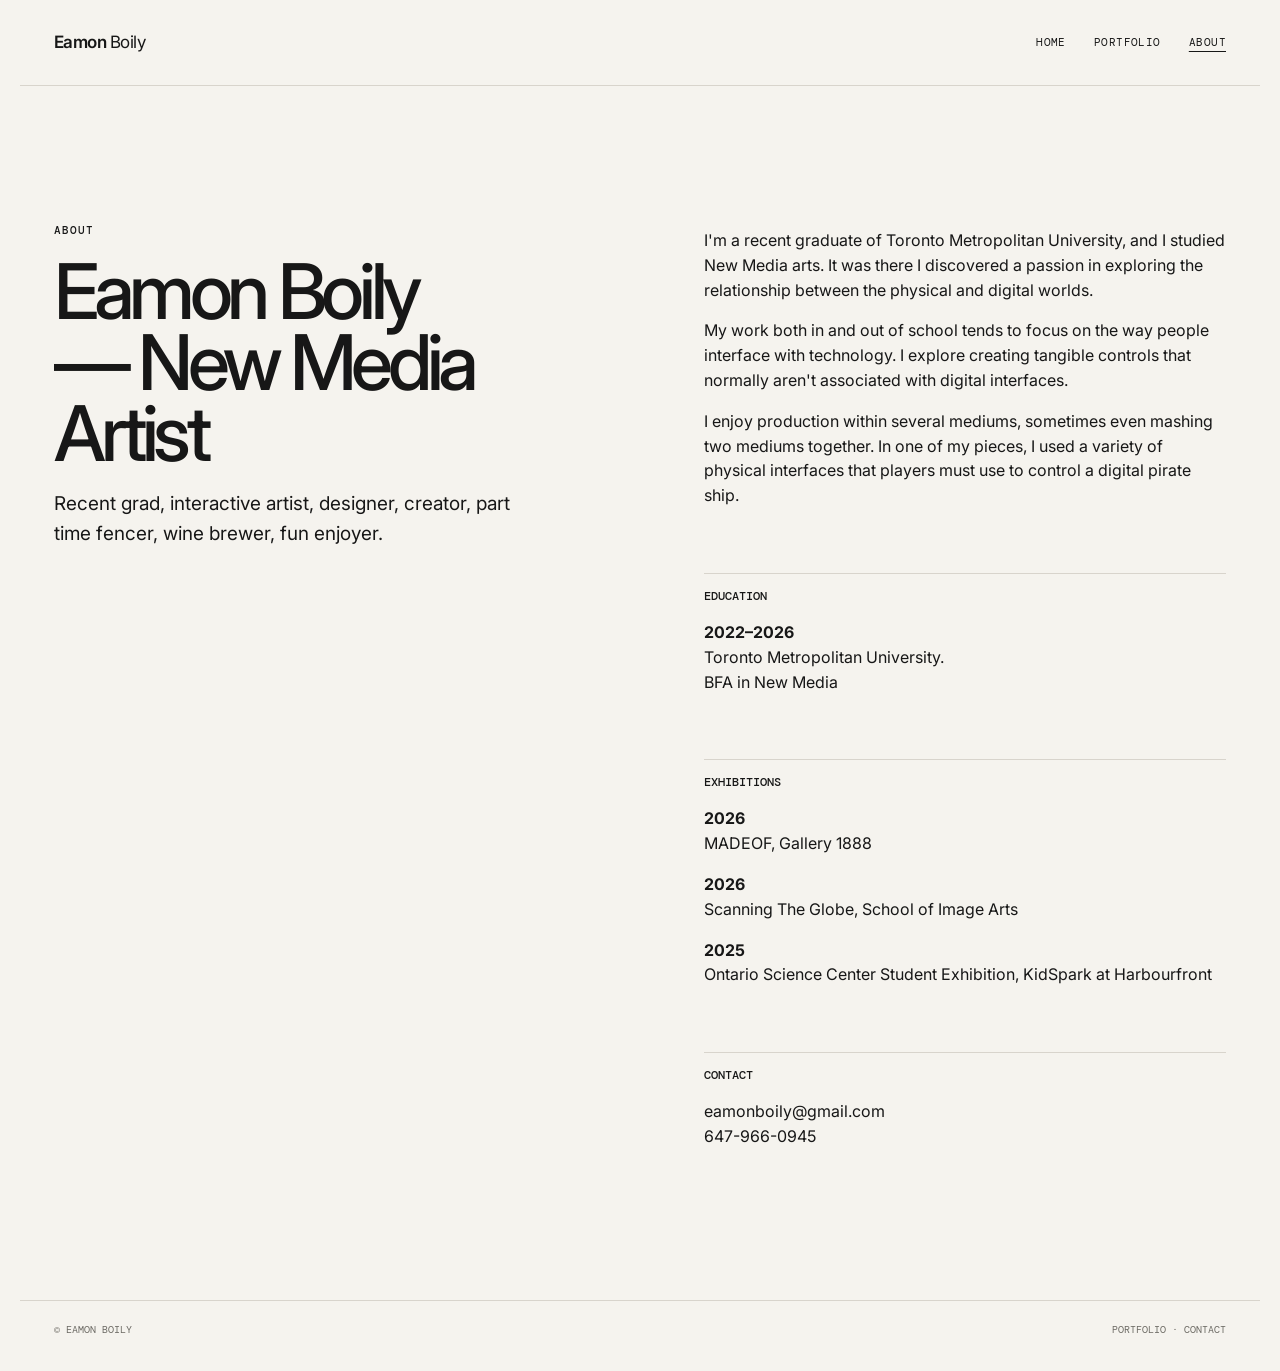
<file: bio.html>
<!doctype html>
<html lang="en">
<head>
  <meta charset="utf-8"><meta name="viewport" content="width=device-width, initial-scale=1">
  <title>About — Eamon B Makes.</title>
  <link rel="stylesheet" href="assets/style.css">
</head>
<body>
<header class="site-header"><a class="brand" href="index.html">Eamon <span>Boily</span></a><nav><a href="index.html">Home</a><a href="portfolio.html">Portfolio</a><a class="active" href="bio.html">About</a></nav></header>
<main>
  <section class="bio-layout">
    <div><p class="eyebrow">ABOUT</p><h1>Eamon Boily<br>— New Media Artist</h1><p class="lead">Recent grad, interactive artist, designer, creator, part time fencer, wine brewer, fun enjoyer.</p></div>
    <div class="bio-copy">
      <p>I'm a recent graduate of Toronto Metropolitan University, and I studied New Media arts. It was there I discovered a passion in exploring the relationship between the physical and digital worlds.</p>
      <p>My work both in and out of school tends to focus on the way people interface with technology. I explore creating tangible controls that normally aren't associated with digital interfaces.</p>
      <p>I enjoy production within several mediums, sometimes even mashing two mediums together. In one of my pieces, I used a variety of physical interfaces that players must use to control a digital pirate ship.</p>
      <h2>Education</h2><p><strong>2022–2026</strong><br>Toronto Metropolitan University.<br>BFA in New Media</p>
      <h2>Exhibitions</h2>
      <p><strong>2026</strong><br>MADEOF, Gallery 1888</p>
      <p><strong>2026</strong><br><a href="https://scanningtheglobe.ca/" target="_blank" rel="noreferrer">Scanning The Globe</a>, School of Image Arts</p>
      <p><strong>2025</strong><br>Ontario Science Center Student Exhibition, KidSpark at Harbourfront</p>
      <h2>Contact</h2><p><a href="mailto:eamonboily@gmail.com">eamonboily@gmail.com</a><br>647-966-0945</p>
    </div>
  </section>
</main>
<footer><span>© Eamon Boily</span><span><a href="portfolio.html">Portfolio</a> · <a href="mailto:eamonboily@gmail.com">Contact</a></span></footer>
</body>
</html>
</file>
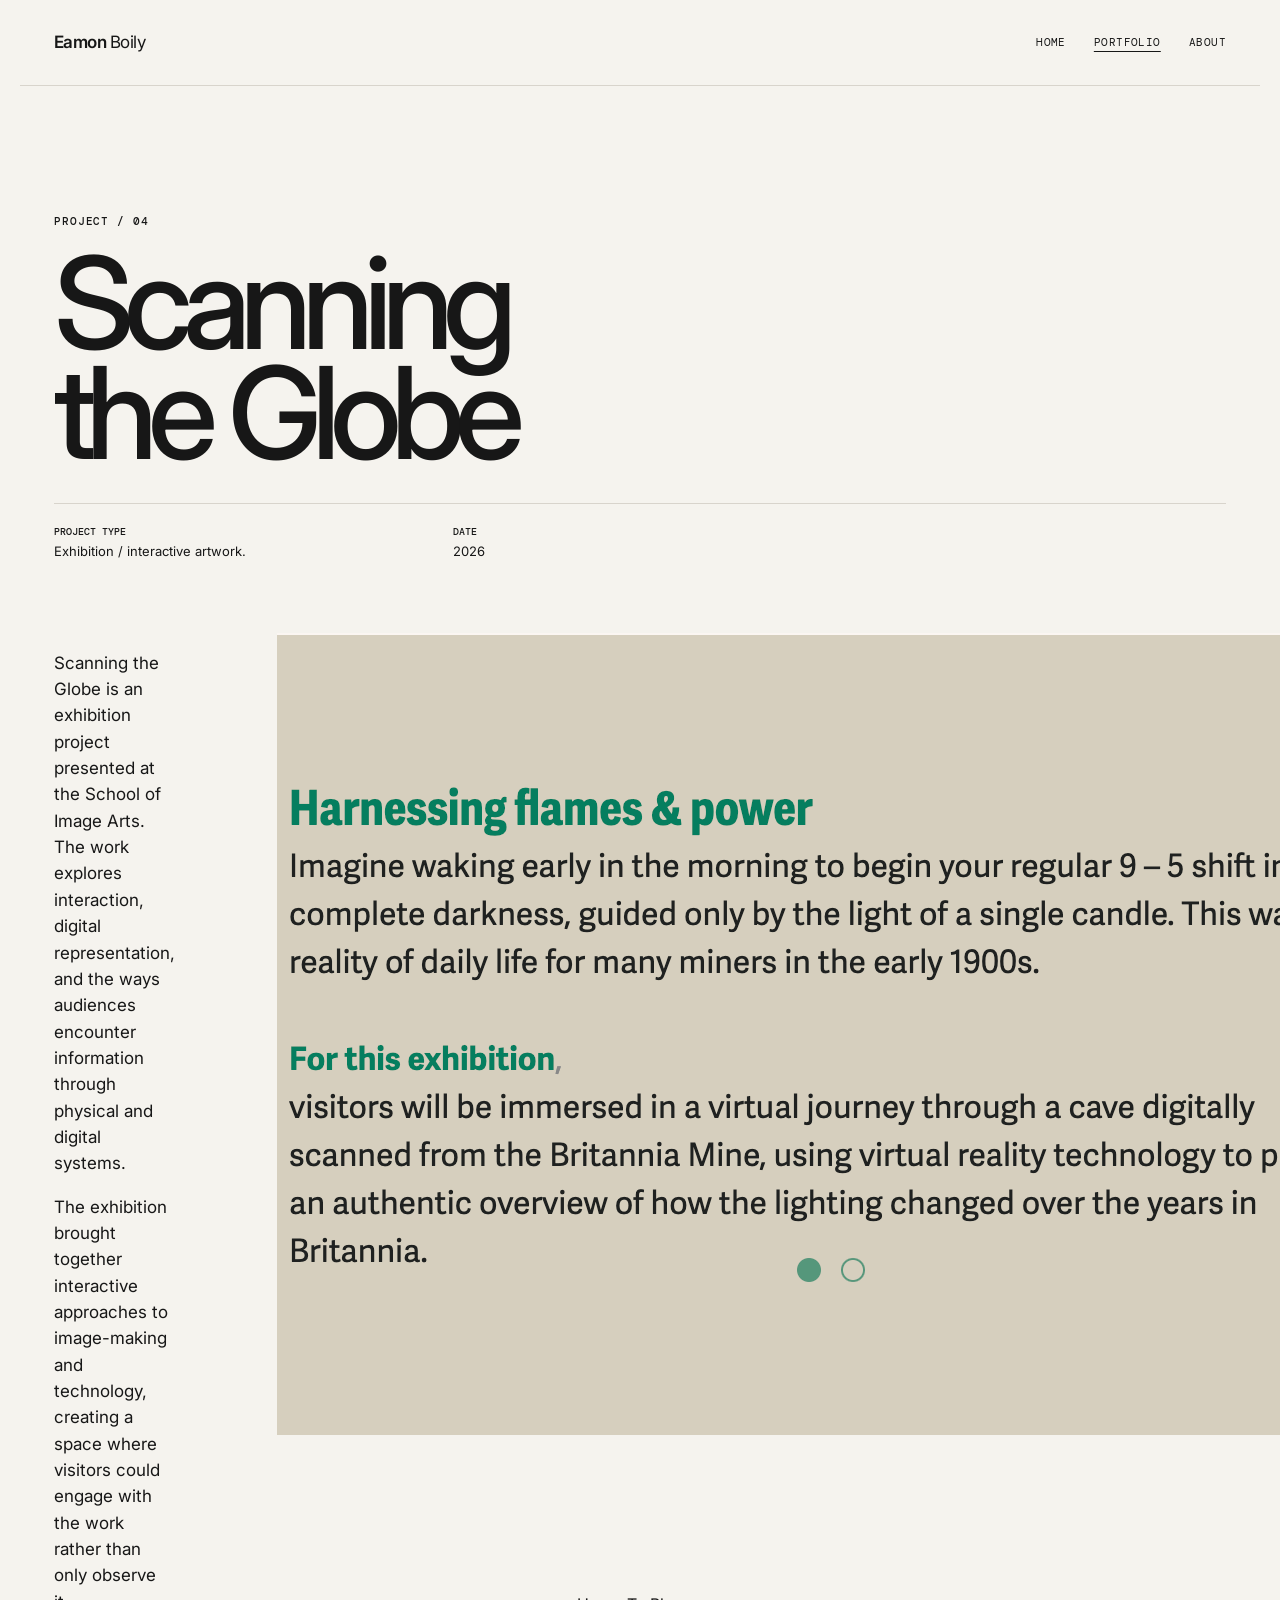
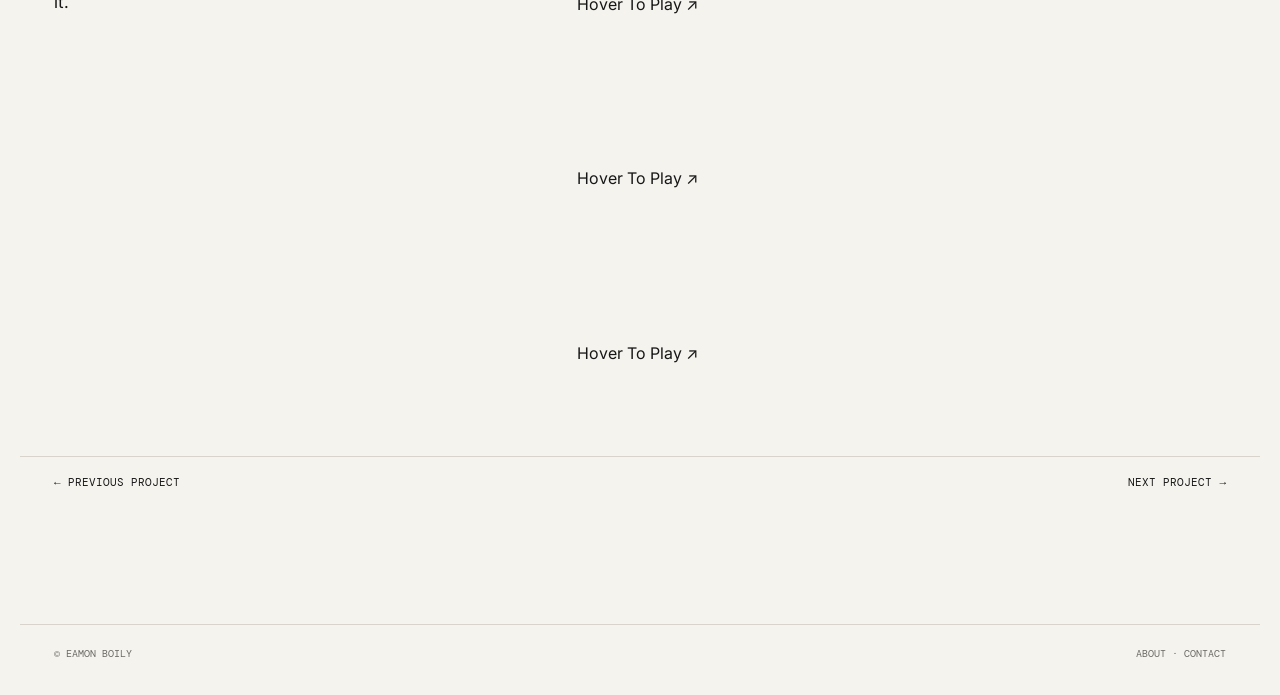
<file: scanning-the-globe.html>
<!doctype html>
<html lang="en">
<head>
<meta charset="utf-8"><meta name="viewport" content="width=device-width, initial-scale=1">
<title>Scanning the Globe — Eamon B Makes.</title>
<link rel="stylesheet" href="../assets/style.css">
</head>
<body>
<header class="site-header">
<a class="brand" href="../index.html">Eamon <span>Boily</span></a>
<nav><a href="../index.html">Home</a><a class="active" href="../portfolio.html">Portfolio</a><a href="../bio.html">About</a></nav>
</header>
<main>
<section class="project-header">
<p class="eyebrow">PROJECT / 04</p>
<h1>Scanning<br>the Globe</h1>
<div class="project-details">
<p><strong>Project type</strong><br>Exhibition / interactive artwork.</p>
<p><strong>Date</strong><br>2026</p>
</div>
</section>
<section class="project-body">
<div class="project-copy">
<p>Scanning the Globe is an exhibition project presented at the School of Image Arts. The work explores interaction, digital representation, and the ways audiences encounter information through physical and digital systems.</p>
<p>The exhibition brought together interactive approaches to image-making and technology, creating a space where visitors could engage with the work rather than only observe it.</p>
</div>
<div class="gallery">
<div class="portfolioProject-image"><img src = "../images/STG-Portfolio1.png"></div>
<div class="video-hover"><video muted loop playsinline preload=""metadata><source src="../Videos/STG-Portfolio2.mp4"></video><span class ="video-hint">Hover To Play ↗</span></div>
<div class="video-hover"><video muted loop playsinline preload=""metadata><source src="../Videos/STG-Portfolio3.mp4"></video><span class ="video-hint">Hover To Play ↗</span></div>
<div class="video-hover"><video muted loop playsinline preload=""metadata><source src="../Videos/STG-Portfolio4.mp4"></video><span class ="video-hint">Hover To Play ↗</span></div>
</div>
</section>
<div class="project-nav"><a href="draw-your-spells.html">← Previous project</a><a href="busy-beaver-building.html">Next project →</a></div>
</main>
<footer><span>© Eamon Boily</span><span><a href="../bio.html">About</a> · <a href="mailto:eamonboily@gmail.com">Contact</a></span></footer>

<script>
  document.querySelectorAll('.video-hover video').forEach(video => {
    video.addEventListener('mouseenter', () => {
      video.play();
    });

    video.addEventListener('mouseleave', () => {
      video.pause();
      video.currentTime = 0;
    });
  });
</script>


</body>
</html>
</file>
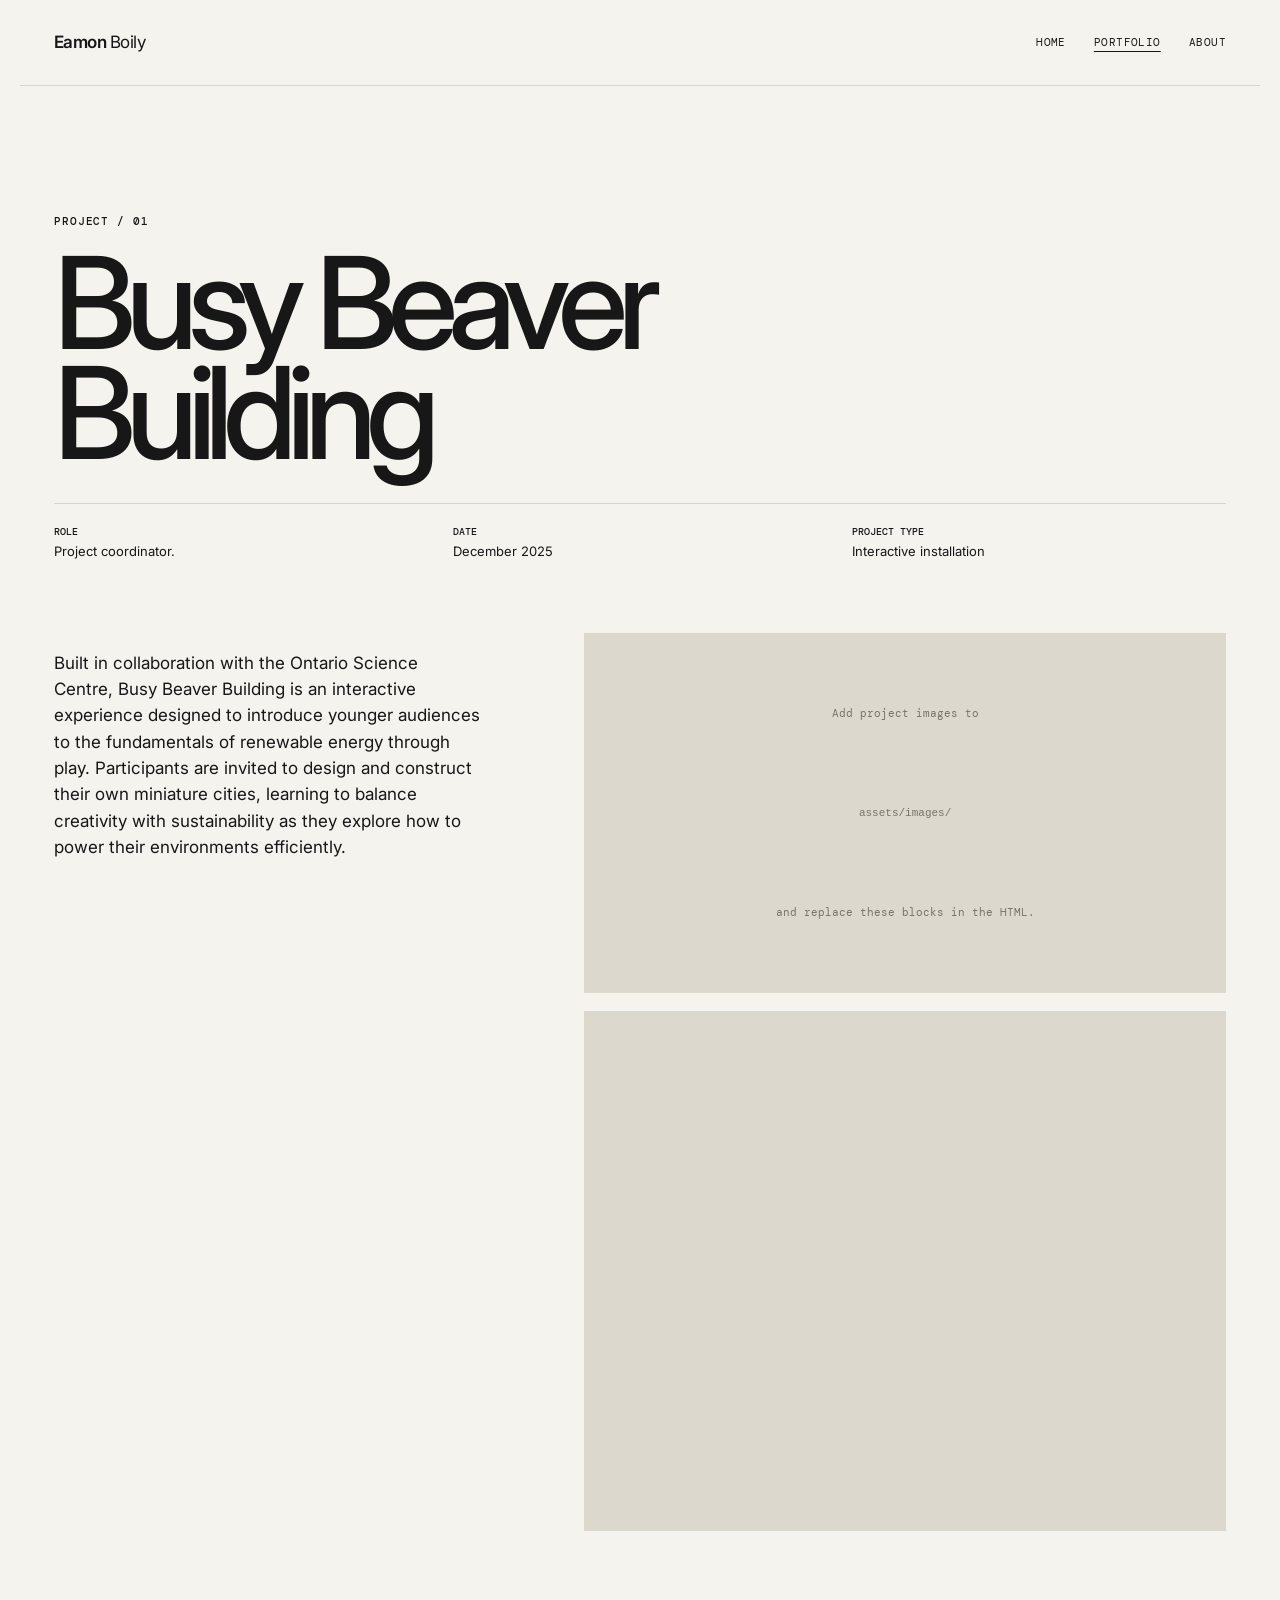
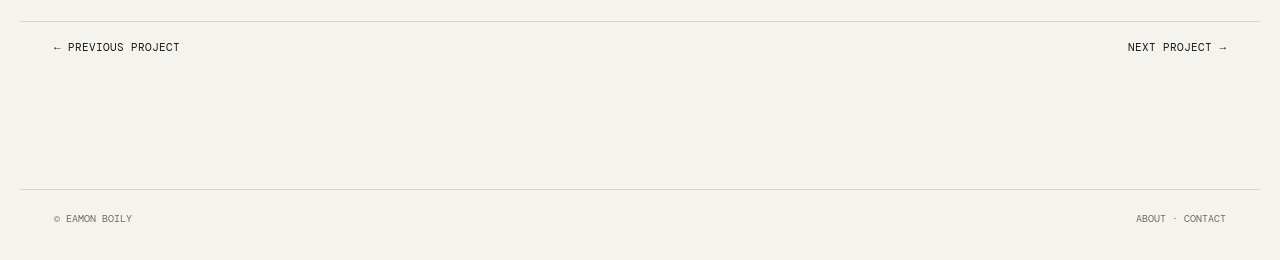
<file: projects/busy-beaver-building.html>
<!doctype html>
<html lang="en">
<head><meta charset="utf-8"><meta name="viewport" content="width=device-width, initial-scale=1"><title>Busy Beaver Building — Eamon B Makes.</title><link rel="stylesheet" href="../assets/style.css"></head>
<body>
<header class="site-header"><a class="brand" href="../index.html">Eamon <span>Boily</span></a><nav><a href="../index.html">Home</a><a class="active" href="../portfolio.html">Portfolio</a><a href="../bio.html">About</a></nav></header>
<main>
<section class="project-header"><p class="eyebrow">PROJECT / 01</p><h1>Busy Beaver<br>Building</h1><div class="project-details"><p><strong>Role</strong><br>Project coordinator.</p><p><strong>Date</strong><br>December 2025</p><p><strong>Project type</strong><br>Interactive installation</p></div></section>
<section class="project-body"><div class="project-copy"><p>Built in collaboration with the Ontario Science Centre, Busy Beaver Building is an interactive experience designed to introduce younger audiences to the fundamentals of renewable energy through play. Participants are invited to design and construct their own miniature cities, learning to balance creativity with sustainability as they explore how to power their environments efficiently.</p></div><div class="gallery"><div class="gallery-placeholder">Add project images to <code>assets/images/</code> and replace these blocks in the HTML.</div><div class="gallery-placeholder"></div></div></section>
<div class="project-nav"><a href="scanning-the-globe.html">← Previous project</a><a href="port-to-profit.html">Next project →</a></div>
</main><footer><span>© Eamon Boily</span><span><a href="../bio.html">About</a> · <a href="mailto:eamonboily@gmail.com">Contact</a></span></footer>
</body></html>
</file>
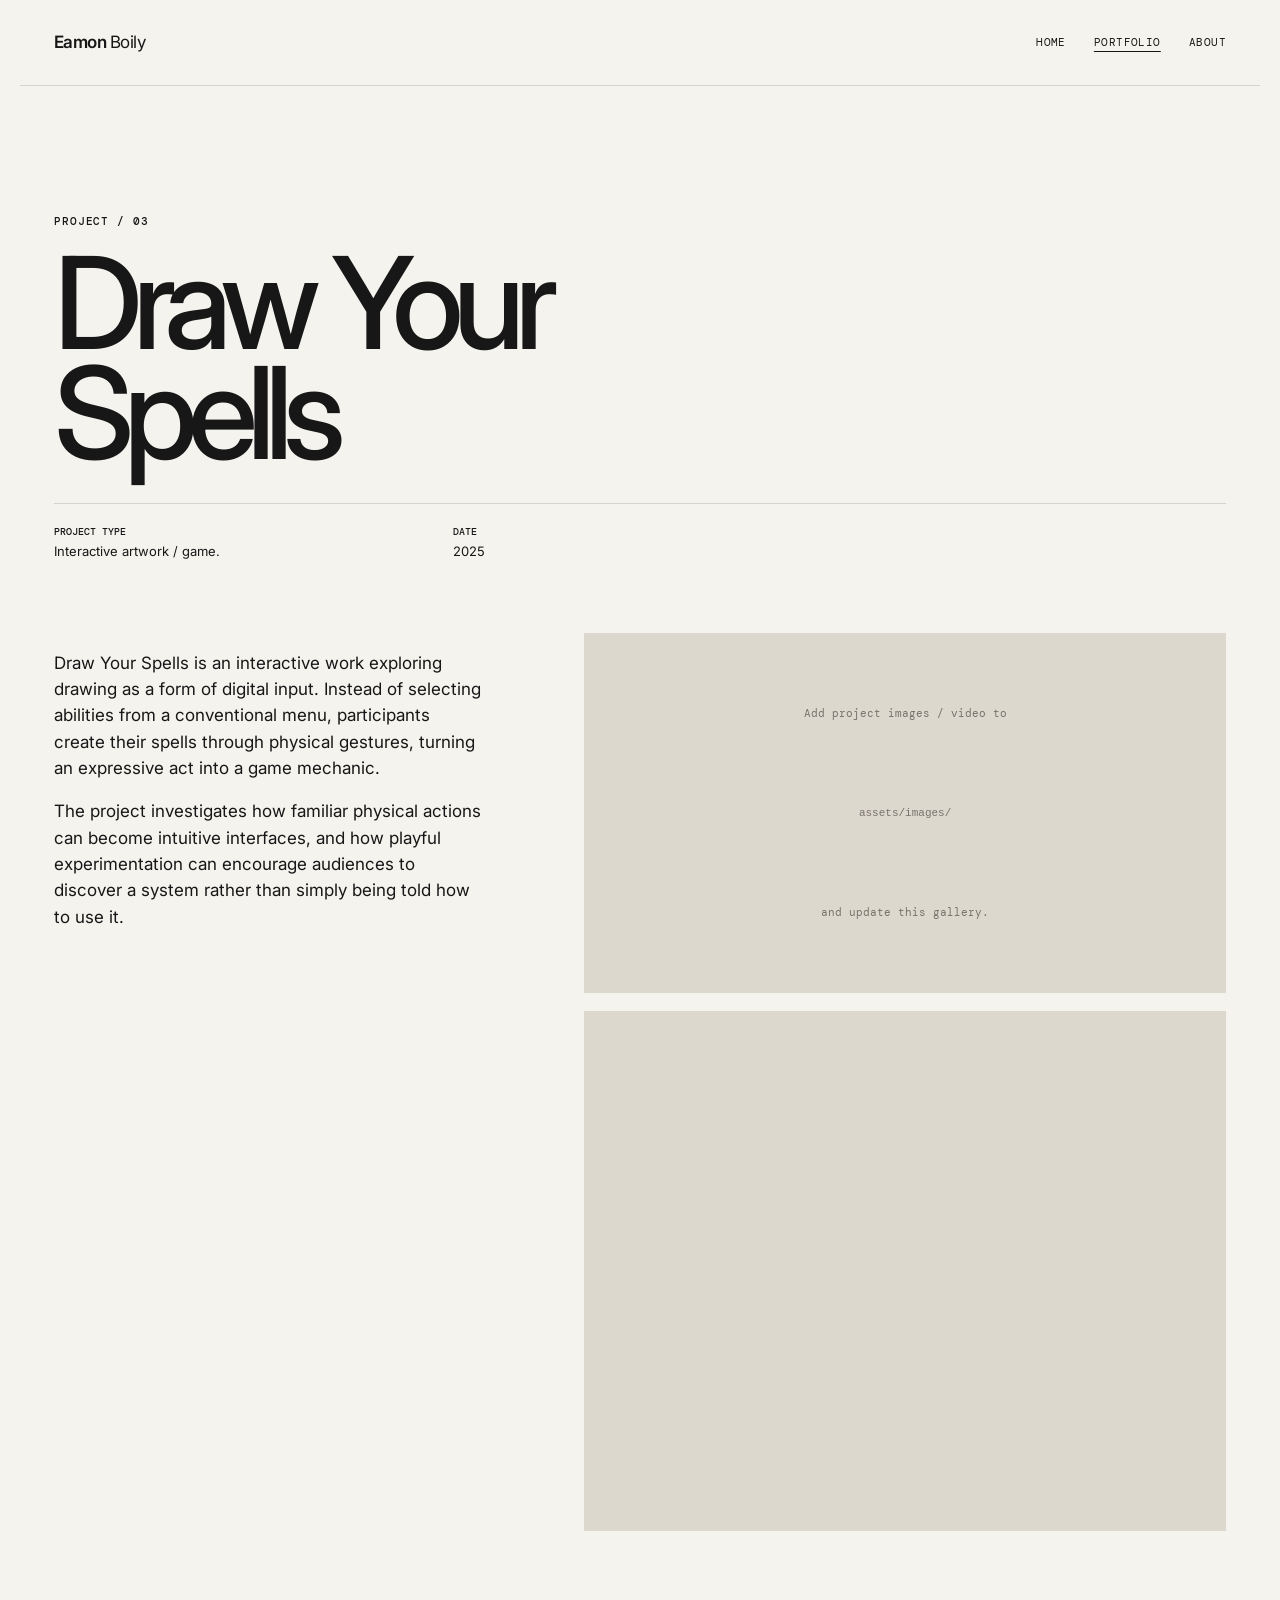
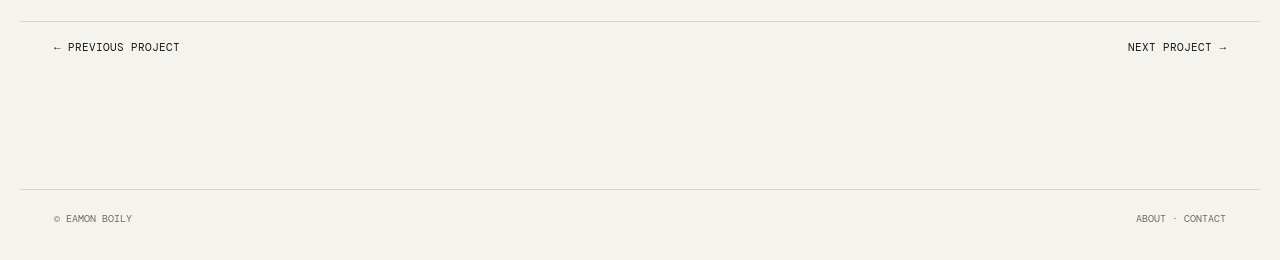
<file: projects/draw-your-spells.html>
<!doctype html>
<html lang="en">
<head>
<meta charset="utf-8"><meta name="viewport" content="width=device-width, initial-scale=1">
<title>Draw Your Spells — Eamon B Makes.</title>
<link rel="stylesheet" href="../assets/style.css">
</head>
<body>
<header class="site-header">
<a class="brand" href="../index.html">Eamon <span>Boily</span></a>
<nav><a href="../index.html">Home</a><a class="active" href="../portfolio.html">Portfolio</a><a href="../bio.html">About</a></nav>
</header>
<main>
<section class="project-header">
<p class="eyebrow">PROJECT / 03</p>
<h1>Draw Your<br>Spells</h1>
<div class="project-details">
<p><strong>Project type</strong><br>Interactive artwork / game.</p>
<p><strong>Date</strong><br>2025</p>
</div>
</section>
<section class="project-body">
<div class="project-copy">
<p>Draw Your Spells is an interactive work exploring drawing as a form of digital input. Instead of selecting abilities from a conventional menu, participants create their spells through physical gestures, turning an expressive act into a game mechanic.</p>
<p>The project investigates how familiar physical actions can become intuitive interfaces, and how playful experimentation can encourage audiences to discover a system rather than simply being told how to use it.</p>
</div>
<div class="gallery">
<div class="gallery-placeholder">Add project images / video to <code>assets/images/</code> and update this gallery.</div>
<div class="gallery-placeholder"></div>
</div>
</section>
<div class="project-nav"><a href="port-to-profit.html">← Previous project</a><a href="scanning-the-globe.html">Next project →</a></div>
</main>
<footer><span>© Eamon Boily</span><span><a href="../bio.html">About</a> · <a href="mailto:eamonboily@gmail.com">Contact</a></span></footer>
</body>
</html>
</file>
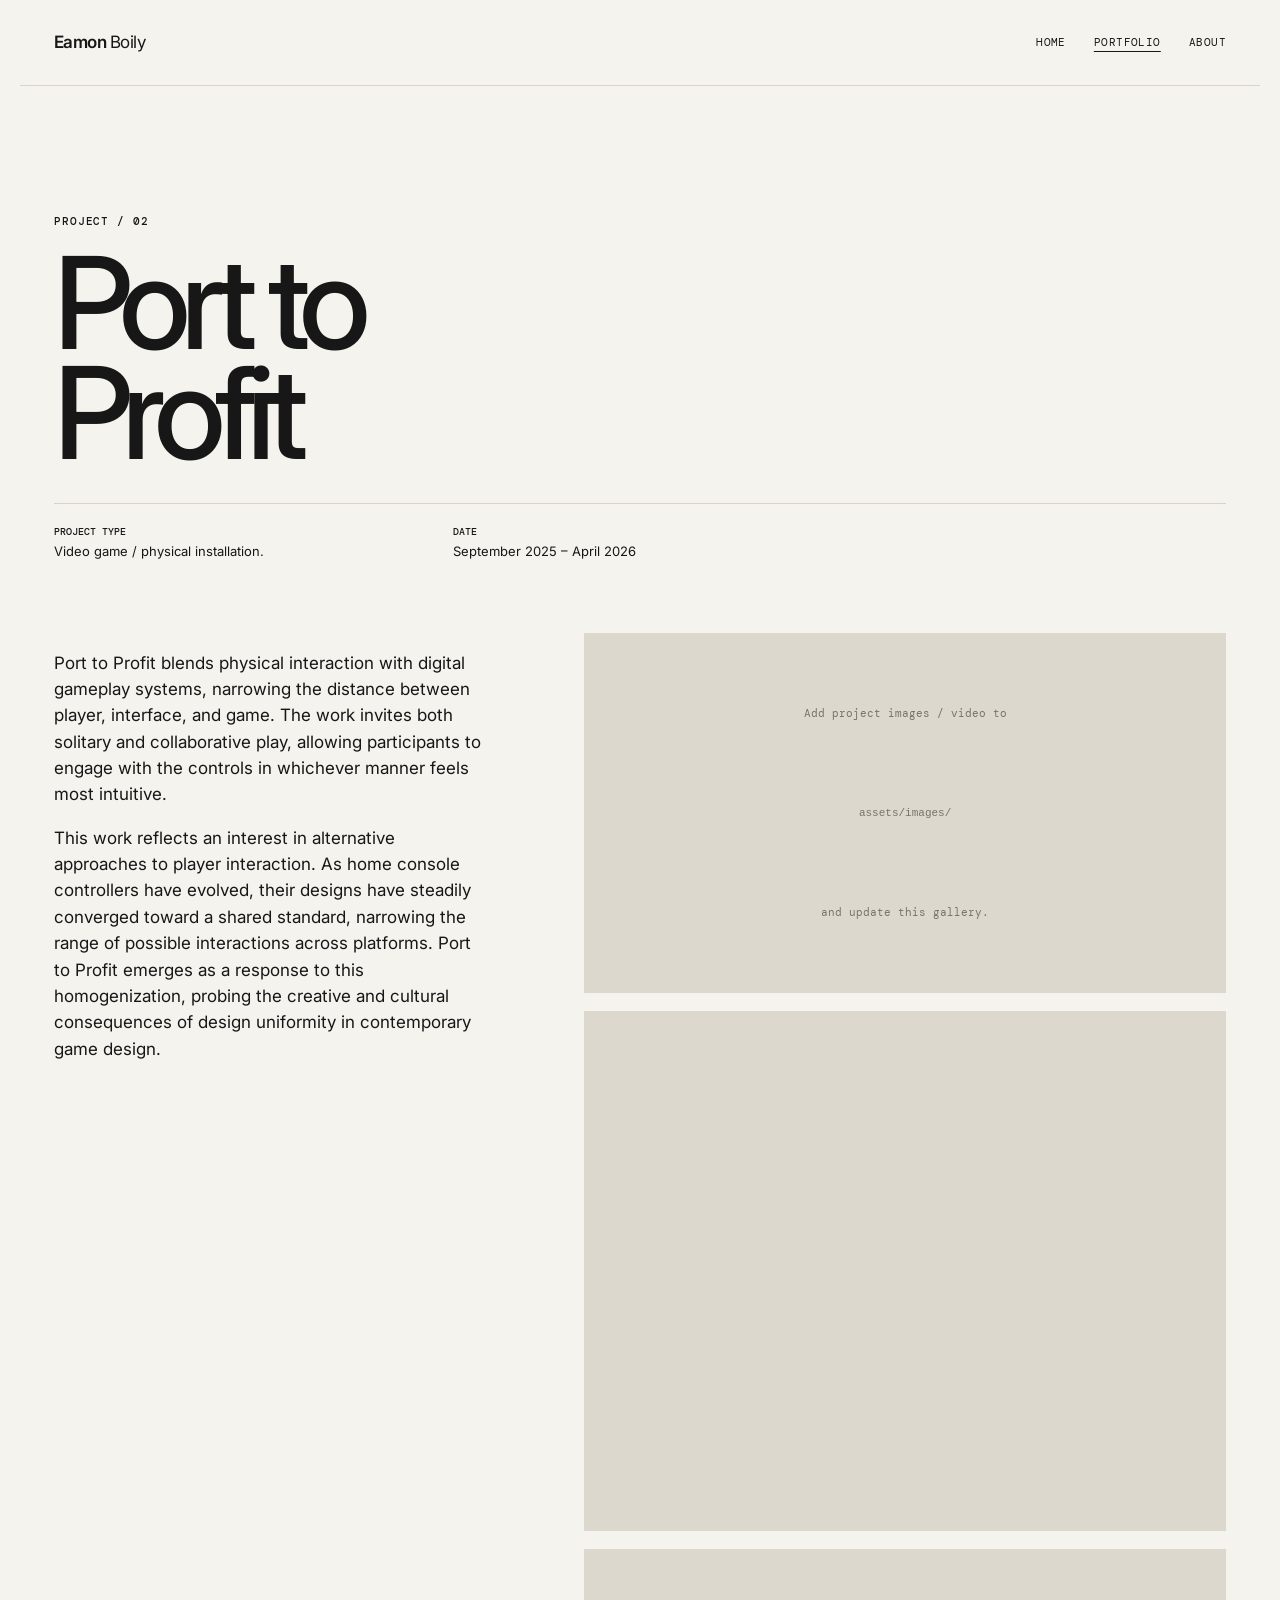
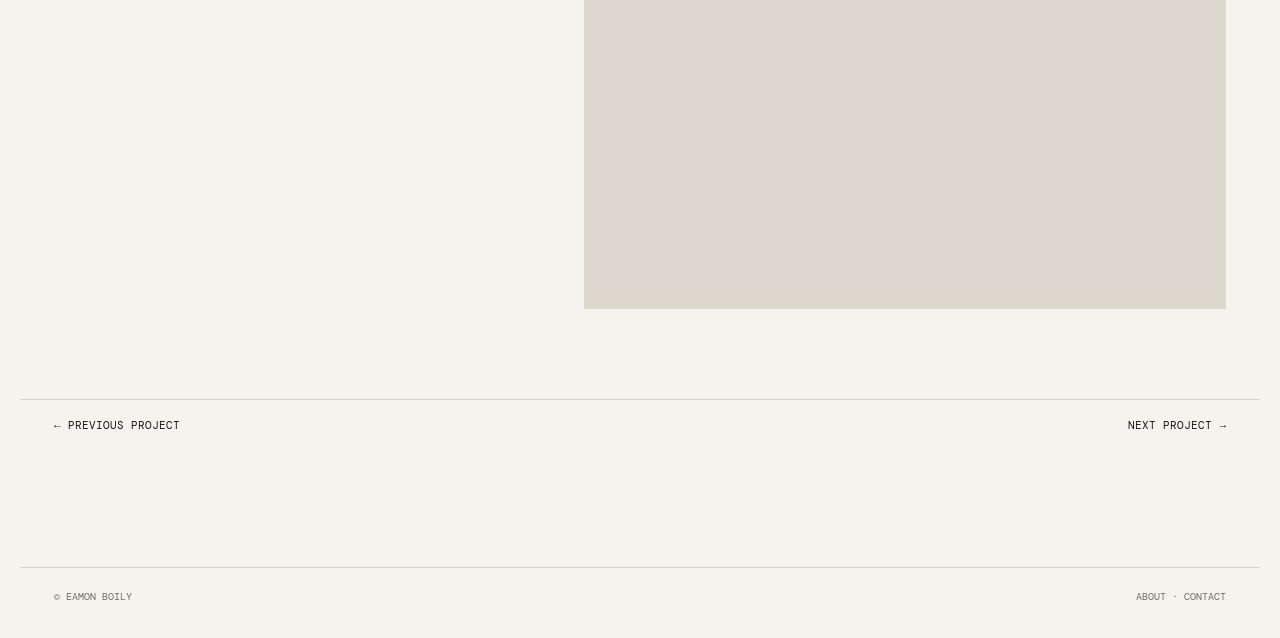
<file: projects/port-to-profit.html>
<!doctype html>
<html lang="en">
<head><meta charset="utf-8"><meta name="viewport" content="width=device-width, initial-scale=1"><title>Port to Profit — Eamon B Makes.</title><link rel="stylesheet" href="../assets/style.css"></head>
<body>
<header class="site-header"><a class="brand" href="../index.html">Eamon <span>Boily</span></a><nav><a href="../index.html">Home</a><a class="active" href="../portfolio.html">Portfolio</a><a href="../bio.html">About</a></nav></header>
<main>
<section class="project-header"><p class="eyebrow">PROJECT / 02</p><h1>Port to<br>Profit</h1><div class="project-details"><p><strong>Project type</strong><br>Video game / physical installation.</p><p><strong>Date</strong><br>September 2025 – April 2026</p></div></section>
<section class="project-body"><div class="project-copy"><p>Port to Profit blends physical interaction with digital gameplay systems, narrowing the distance between player, interface, and game. The work invites both solitary and collaborative play, allowing participants to engage with the controls in whichever manner feels most intuitive.</p><p>This work reflects an interest in alternative approaches to player interaction. As home console controllers have evolved, their designs have steadily converged toward a shared standard, narrowing the range of possible interactions across platforms. Port to Profit emerges as a response to this homogenization, probing the creative and cultural consequences of design uniformity in contemporary game design.</p></div><div class="gallery"><div class="gallery-placeholder">Add project images / video to <code>assets/images/</code> and update this gallery.</div><div class="gallery-placeholder"></div><div class="gallery-placeholder"></div></div></section>
<div class="project-nav"><a href="busy-beaver-building.html">← Previous project</a><a href="draw-your-spells.html">Next project →</a></div>
</main><footer><span>© Eamon Boily</span><span><a href="../bio.html">About</a> · <a href="mailto:eamonboily@gmail.com">Contact</a></span></footer>
</body></html>
</file>
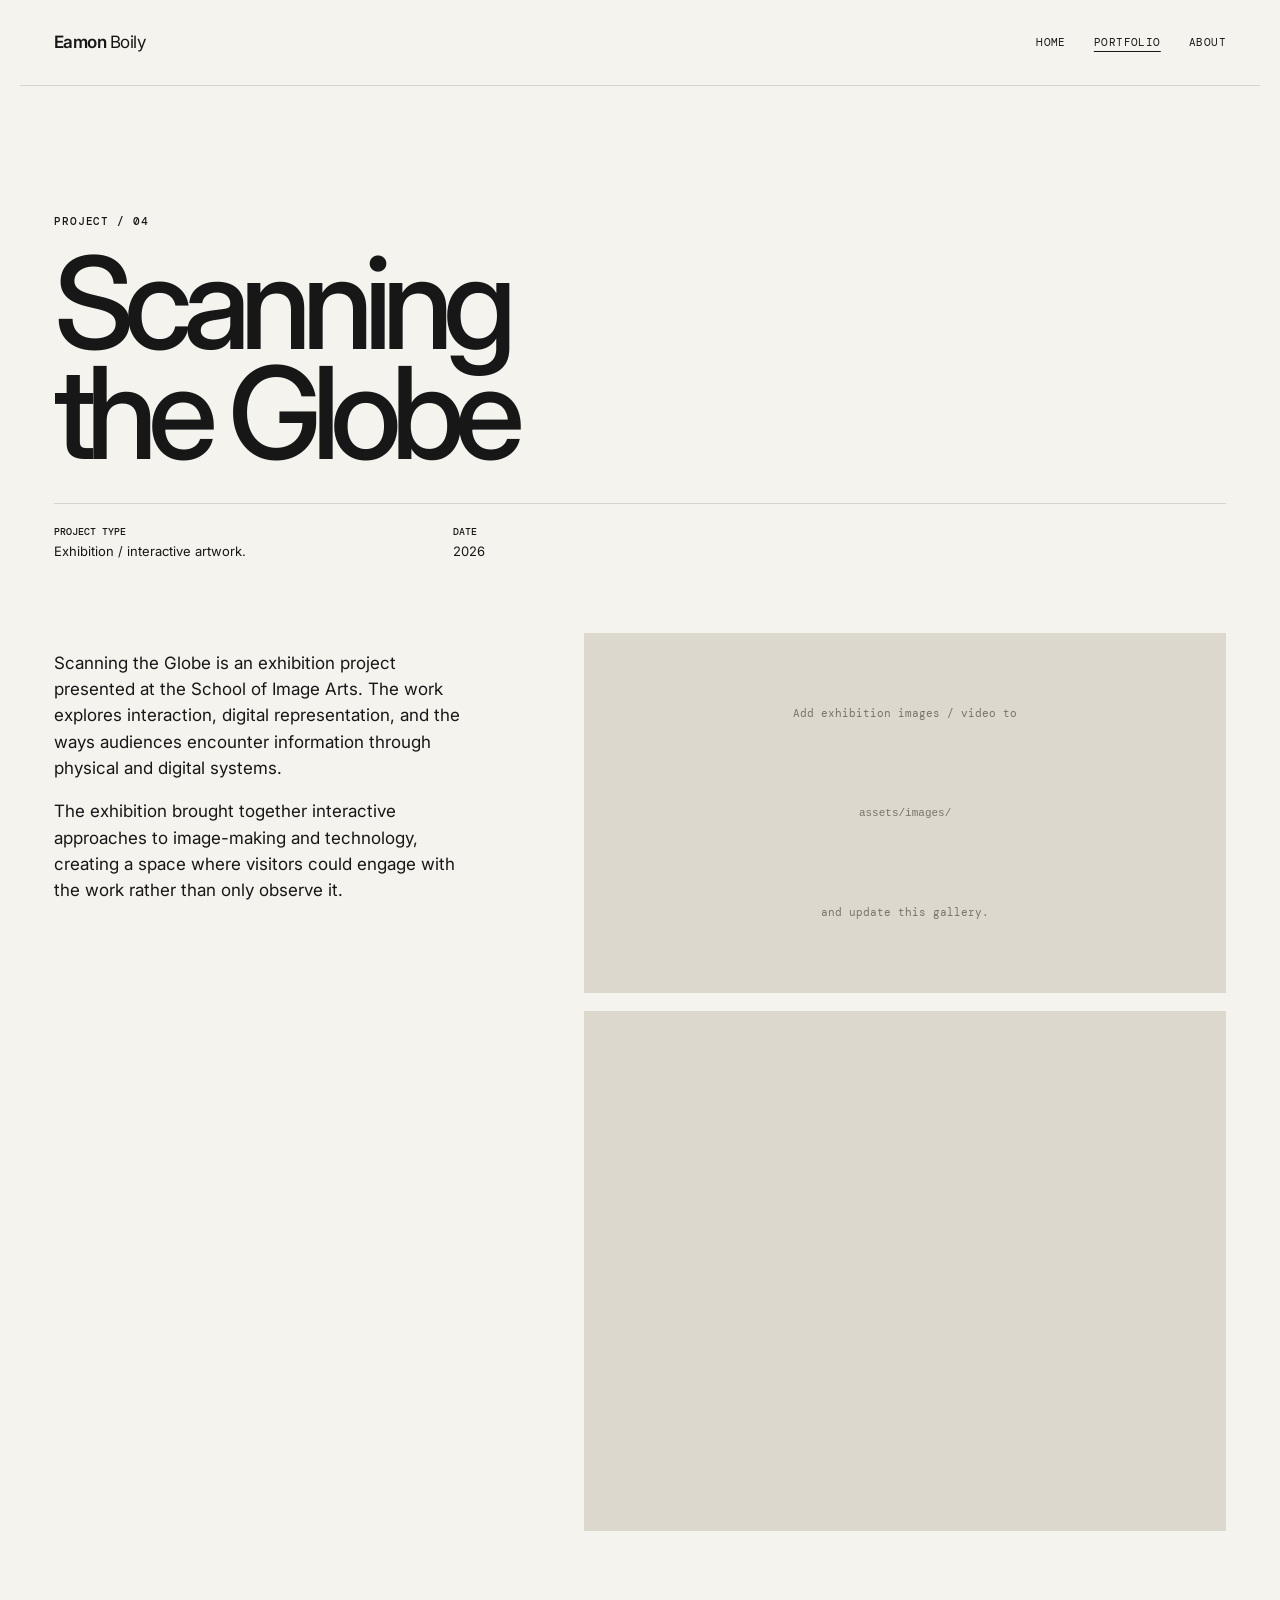
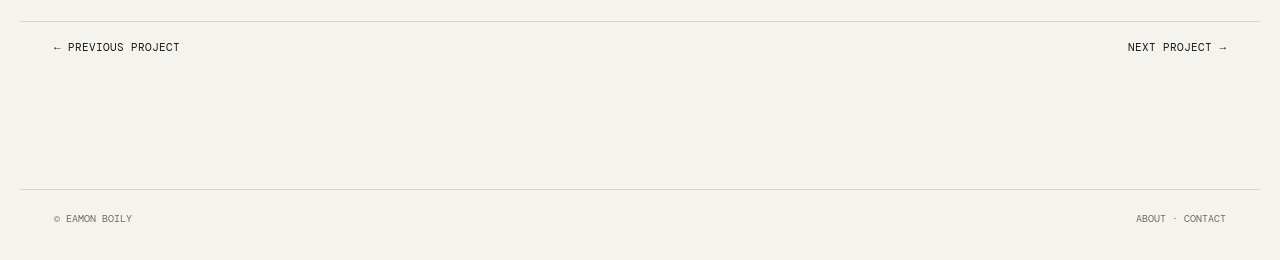
<file: projects/scanning-the-globe.html>
<!doctype html>
<html lang="en">
<head>
<meta charset="utf-8"><meta name="viewport" content="width=device-width, initial-scale=1">
<title>Scanning the Globe — Eamon B Makes.</title>
<link rel="stylesheet" href="../assets/style.css">
</head>
<body>
<header class="site-header">
<a class="brand" href="../index.html">Eamon <span>Boily</span></a>
<nav><a href="../index.html">Home</a><a class="active" href="../portfolio.html">Portfolio</a><a href="../bio.html">About</a></nav>
</header>
<main>
<section class="project-header">
<p class="eyebrow">PROJECT / 04</p>
<h1>Scanning<br>the Globe</h1>
<div class="project-details">
<p><strong>Project type</strong><br>Exhibition / interactive artwork.</p>
<p><strong>Date</strong><br>2026</p>
</div>
</section>
<section class="project-body">
<div class="project-copy">
<p>Scanning the Globe is an exhibition project presented at the School of Image Arts. The work explores interaction, digital representation, and the ways audiences encounter information through physical and digital systems.</p>
<p>The exhibition brought together interactive approaches to image-making and technology, creating a space where visitors could engage with the work rather than only observe it.</p>
</div>
<div class="gallery">
<div class="gallery-placeholder">Add exhibition images / video to <code>assets/images/</code> and update this gallery.</div>
<div class="gallery-placeholder"></div>
</div>
</section>
<div class="project-nav"><a href="draw-your-spells.html">← Previous project</a><a href="busy-beaver-building.html">Next project →</a></div>
</main>
<footer><span>© Eamon Boily</span><span><a href="../bio.html">About</a> · <a href="mailto:eamonboily@gmail.com">Contact</a></span></footer>
</body>
</html>
</file>
<file: assets/style.css>
@import url('https://fonts.googleapis.com/css2?family=DM+Mono:wght@400;500&family=Inter:wght@400;500;600&display=swap');
:root{--bg:#f5f3ee;--ink:#171717;--muted:#6c6a64;--line:#d8d4cc;--max:1240px}
*{box-sizing:border-box}html{scroll-behavior:smooth}body{margin:0;background:var(--bg);color:var(--ink);font-family:Inter,Arial,sans-serif;line-height:1.55}a{color:inherit;text-decoration:none}a:hover{opacity:.62}.site-header{height:86px;max-width:var(--max);margin:auto;padding:0 34px;display:flex;align-items:center;justify-content:space-between;border-bottom:1px solid var(--line)}.brand{font-size:17px;font-weight:600;letter-spacing:-.03em}.brand span{font-weight:400}nav{display:flex;gap:28px;font-family:'DM Mono',monospace;font-size:11px;text-transform:uppercase;letter-spacing:.04em}nav a.active{text-decoration:underline;text-underline-offset:5px}.hero,.featured,.page-intro,.portfolio-grid,.bio-layout,.project-header,.project-body,.project-nav{max-width:var(--max);margin:auto;padding-left:34px;padding-right:34px}.hero{padding-top:15vh;padding-bottom:18vh;display:grid;grid-template-columns:1.4fr .8fr;gap:8vw;align-items:end}.eyebrow{font:500 11px/1.3 'DM Mono',monospace;letter-spacing:.08em}.hero .eyebrow{grid-column:1/-1;margin:0 0 -20px}.hero h1{font-size:clamp(48px,7vw,98px);line-height:.94;letter-spacing:-.07em;font-weight:500;margin:0}.intro{font-size:16px;max-width:440px;margin:0 0 26px;color:#35332f}.text-link{font:500 11px 'DM Mono',monospace;text-transform:uppercase;letter-spacing:.05em;border-bottom:1px solid var(--ink);padding-bottom:5px}.text-link span{margin-left:9px}.featured{padding-bottom:15vh}.section-heading{border-top:1px solid var(--line);padding-top:17px;display:flex;justify-content:space-between;margin-bottom:38px}.section-heading p{margin:0}.project-grid{display:grid;grid-template-columns:repeat(2,1fr);gap:70px 28px}.project-image{aspect-ratio:4/5;background:#ddd8ce}.placeholder{position:relative;overflow:hidden}.image-busy:after,.image-port:after{content:'';position:absolute;inset:13%;border:1px solid rgba(0,0,0,.15);transform:rotate(-5deg)}.image-port{background:#d8d5ce}.image-port:after{transform:rotate(4deg);inset:18% 10%}.project-meta{display:flex;justify-content:space-between;gap:20px;margin-top:12px;color:var(--muted);font:10px 'DM Mono',monospace;text-transform:uppercase}.project-card h2{font-size:28px;font-weight:500;letter-spacing:-.04em;margin:8px 0}.page-intro{padding-top:15vh;padding-bottom:10vh;max-width:var(--max)}.page-intro h1,.project-header h1{font-size:clamp(64px,10vw,140px);line-height:.86;letter-spacing:-.08em;font-weight:500;margin:20px 0 35px}.page-intro>p:last-child{max-width:520px;font-size:18px}.portfolio-grid{padding-bottom:15vh}.bio-layout{padding-top:14vh;padding-bottom:15vh;display:grid;grid-template-columns:1fr 1fr;gap:10vw}.bio-layout h1{font-size:clamp(52px,6vw,82px);line-height:.92;letter-spacing:-.07em;font-weight:500;margin:20px 0}.lead{font-size:19px;max-width:470px}.bio-copy{max-width:570px}.bio-copy h2{font:500 12px 'DM Mono',monospace;text-transform:uppercase;border-top:1px solid var(--line);padding-top:14px;margin-top:65px}.project-header{padding-top:13vh;padding-bottom:8vh}.project-details{display:grid;grid-template-columns:repeat(3,1fr);gap:25px;border-top:1px solid var(--line);padding-top:16px}.project-details p{margin:0;font-size:13px}.project-details strong{font:500 10px 'DM Mono',monospace;text-transform:uppercase}.project-body{display:grid;grid-template-columns:.8fr 1.2fr;gap:8vw;padding-bottom:10vh}.project-copy{font-size:17px}.gallery{display:grid;gap:18px}.gallery-placeholder{min-height:360px;background:#ddd8ce;display:grid;place-items:center;padding:30px;text-align:center;color:#77736c;font:11px 'DM Mono',monospace}.gallery-placeholder:nth-child(2){min-height:520px}.project-nav{border-top:1px solid var(--line);padding-top:18px;padding-bottom:15vh;display:flex;justify-content:space-between;font:11px 'DM Mono',monospace;text-transform:uppercase}footer{border-top:1px solid var(--line);max-width:var(--max);margin:auto;padding:22px 34px 35px;display:flex;justify-content:space-between;color:var(--muted);font:10px 'DM Mono',monospace;text-transform:uppercase}@media(max-width:760px){.site-header{height:72px;padding:0 20px}nav{gap:14px}.hero,.featured,.page-intro,.portfolio-grid,.bio-layout,.project-header,.project-body,.project-nav{padding-left:20px;padding-right:20px}.hero{padding-top:12vh;padding-bottom:15vh;display:block}.hero .eyebrow{margin:0 0 30px}.hero h1{font-size:54px;margin-bottom:35px}.project-grid{grid-template-columns:1fr;gap:50px}.bio-layout,.project-body{grid-template-columns:1fr;gap:50px}.page-intro h1,.project-header h1{font-size:72px}.project-details{grid-template-columns:1fr 1fr}.project-details p:last-child{grid-column:1/-1}.gallery-placeholder{min-height:260px!important}footer{padding-left:20px;padding-right:20px;gap:15px;flex-direction:column}}

.image-spells{background:#e0ddd4}.image-spells:after{content:'✦  ✧  ✦';position:absolute;inset:0;display:grid;place-items:center;font-size:44px;letter-spacing:25px;transform:rotate(-8deg);opacity:.22}
.image-scanning{background:#d5d8d4}.image-scanning:after{content:'SCAN / IMAGE / GLOBE';position:absolute;inset:0;display:grid;place-items:center;font:500 12px 'DM Mono',monospace;letter-spacing:.15em;transform:rotate(-12deg);opacity:.3}

.wix-image{overflow:hidden;background:#ddd8ce}.wix-image img{width:100%;height:100%;display:block;object-fit:cover}
</file>
